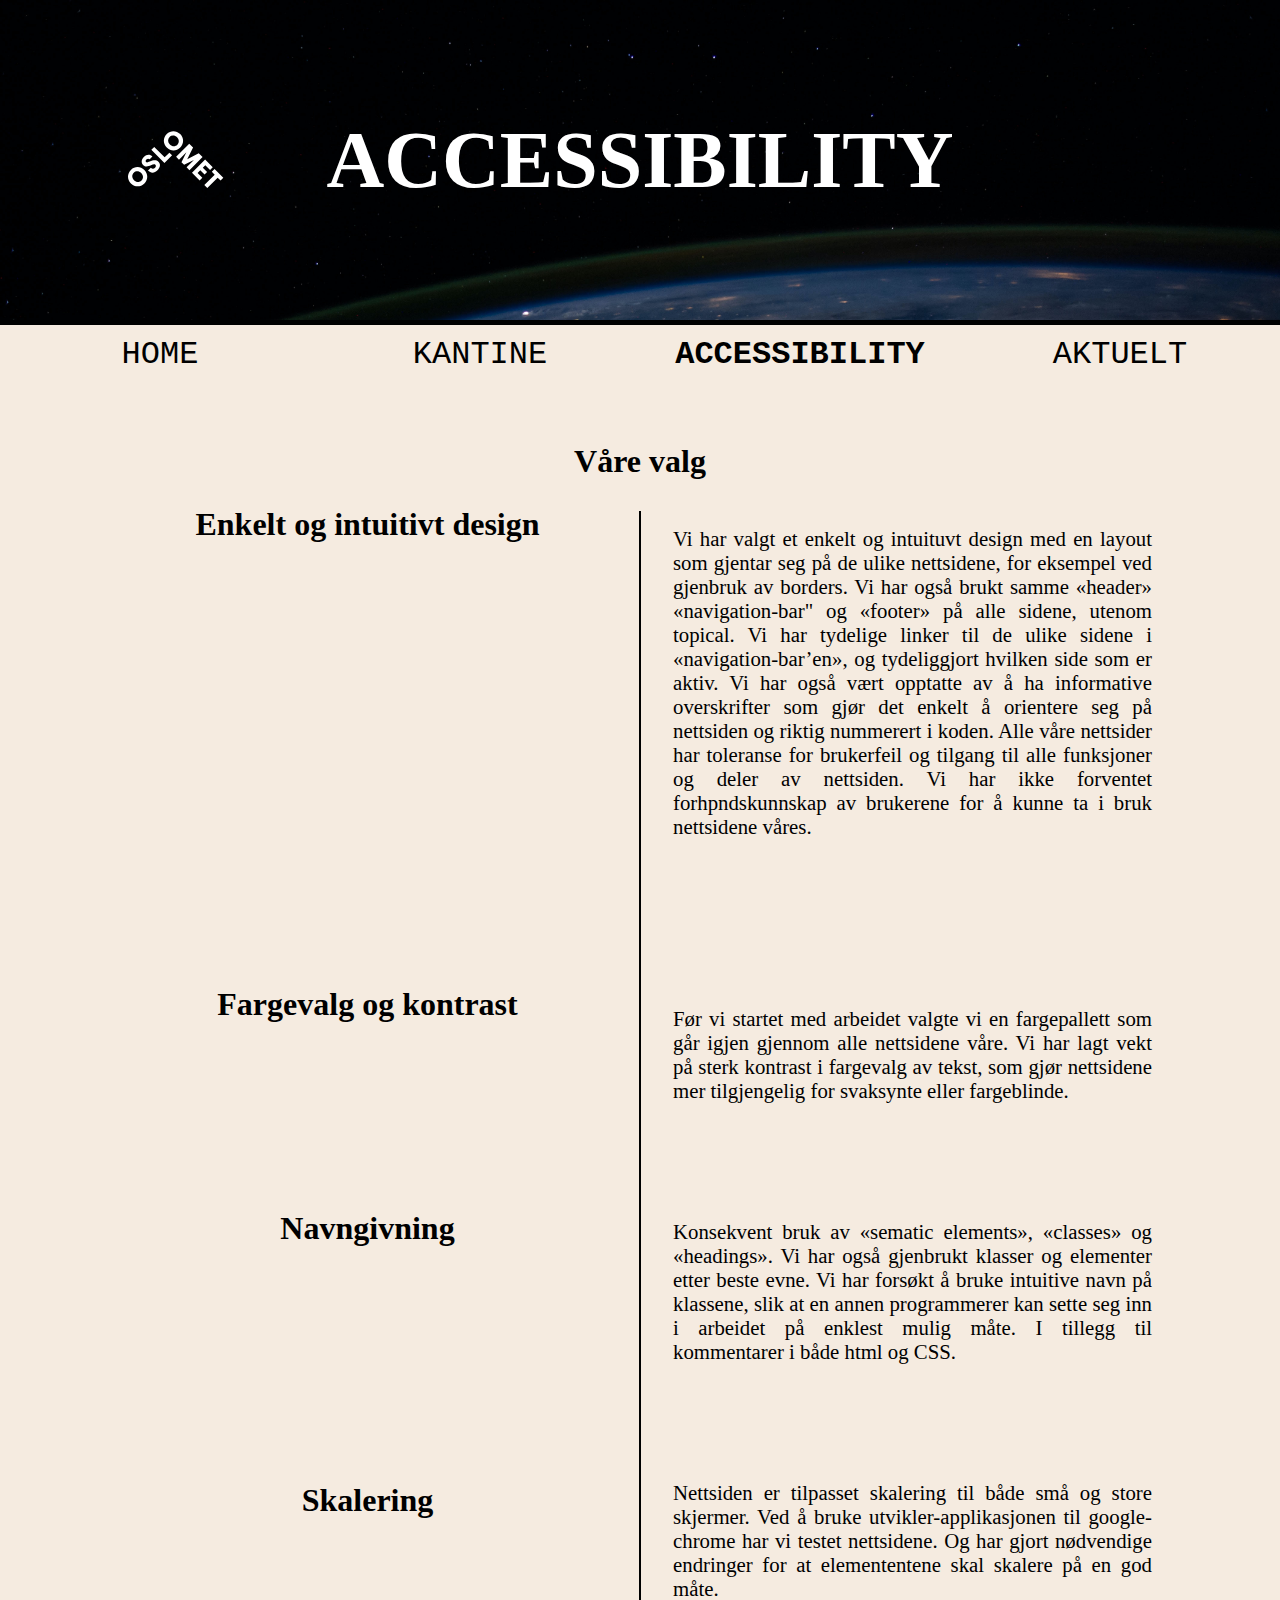
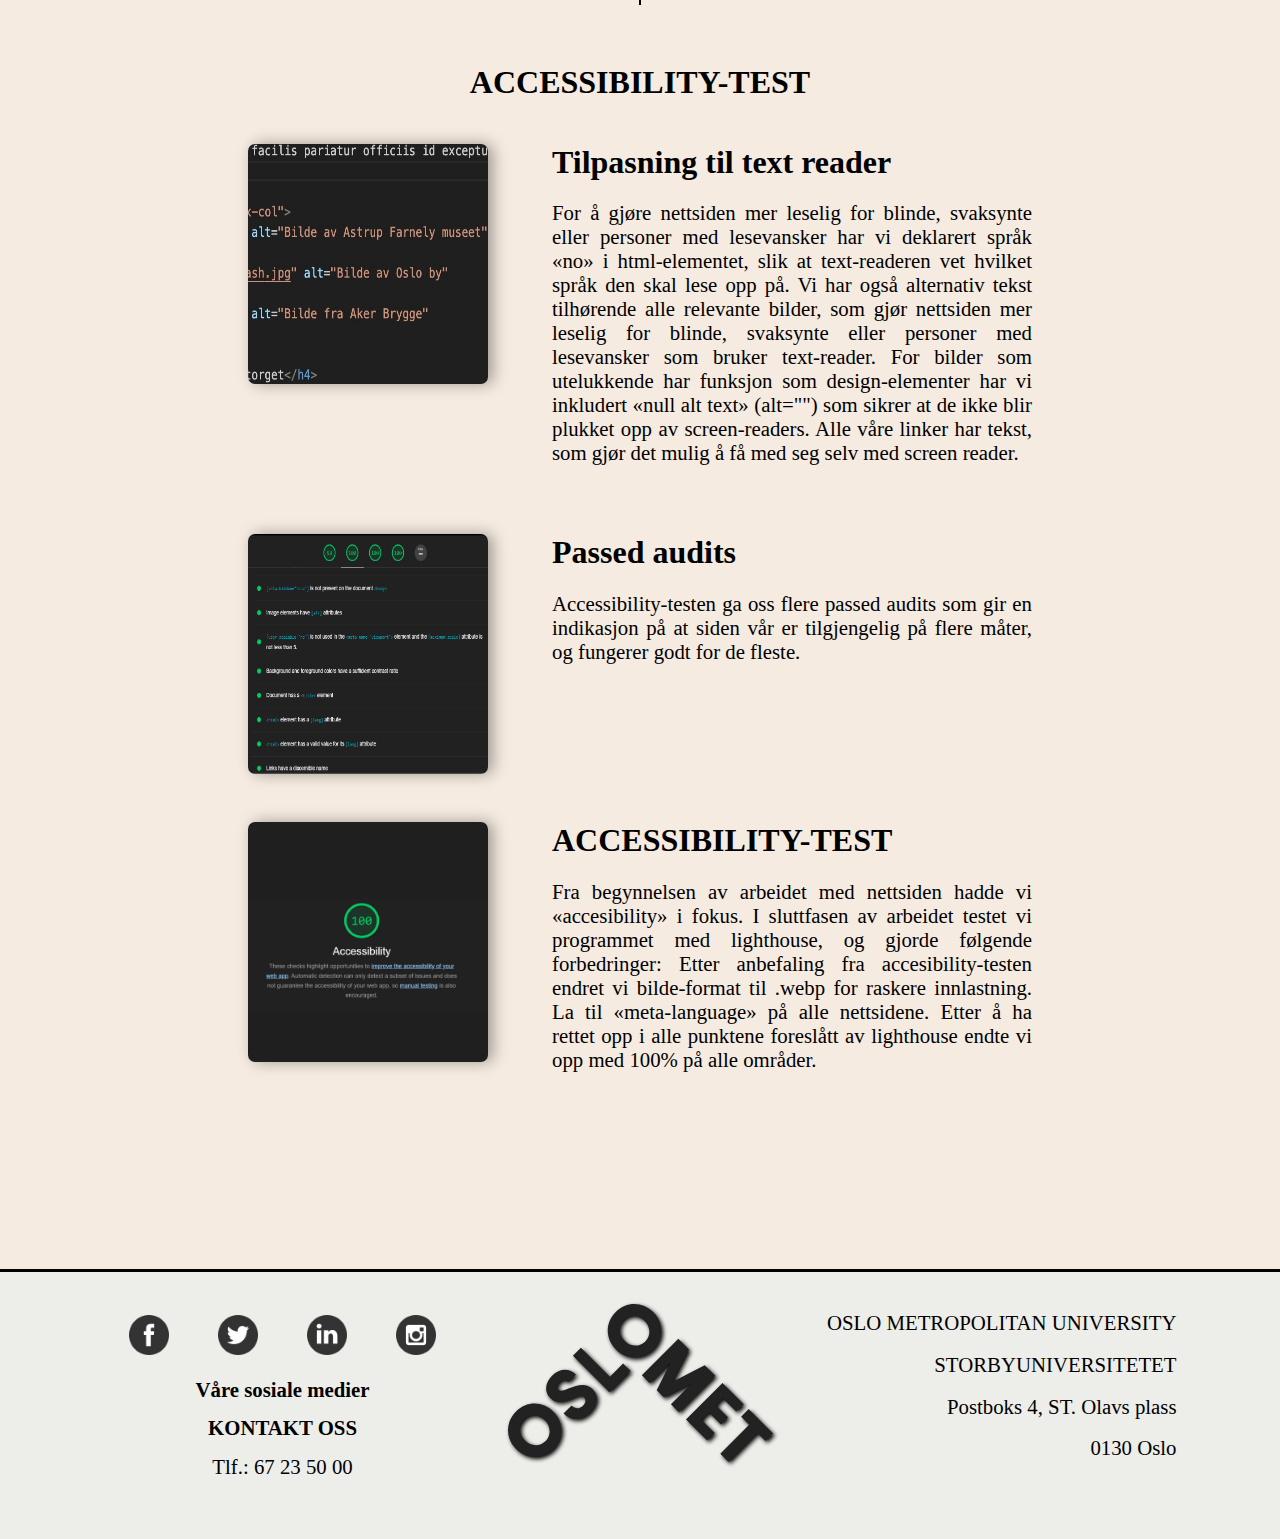
<file: accessibility.html>
<!DOCTYPE html>
<html lang="no">

<head>
    <meta charset="UTF-8">
    <meta name="description" content="tilgjenelighet-beskrivelse for kantine siden.">
    <meta name="viewport" content="width=device-width, initial-scale=1.0">
    <link rel="stylesheet" href="css/main.css">
    <title>Accessibility</title>
    <link rel="icon" href="img/icons/favico.ico">
</head>

<!-- Body Start -->
<body>
    <!-- Header Start -->
    <header>
        <section class="access-header-background flex center-flex">
            <img src="img/header-footer/oslomet-logo-white.svg" alt="oslomet-logo" class="access-logo">
            <h1 class="center-text access-header">accessibility</h1>
            <!-- Første overskrift -->
        </section>
        <nav>
            <!-- input til dropdown meny -->
            <input id="drp-menu-toggle" type="checkbox">
            <label class="drp-menu-toggle-container" for="drp-menu-toggle">
                <div class="menu-icon"></div>
            </label>
            <!-- Navbar -->
            <div class="menu flex center-flex">
                <a class="border-radius" href="index.html">home</a>
                <a class="border-radius" href="canteen.html">kantine</a>
                <a class="border-radius active" href="#">accessibility</a>
                <a class="border-radius" href="topical.html">aktuelt</a>
                <!-- Lenker til de andre sidene -->
            </div>
        </nav>
    </header>
    <!-- Header Slutt -->
    <!-- Main start -->
    <main class="index-main">
        <!-- Shorthand property som setter verdi for tykkelsen av margin-område -->
        <h2 class="center-text subheader">Våre valg</h2>
        <aside>
            <article class="center-flex access-big-box">
                <!-- Article start for våre valg -->
                <div class="access-box center-text">
                    <h3 class="subheader access-info1 access-subheader">Enkelt og intuitivt design</h3>
                    <h3 class="subheader access-info2 access-subheader">Fargevalg og kontrast</h3>
                    <h3 class="subheader access-info3 access-subheader">Navngivning</h3>
                    <h3 class="subheader access-subheader">Skalering</h3>
                </div>
                <div class="access-border"></div>
                <div class="access-box">
                    <p class="access-text text-justify access-info1">Vi har valgt et enkelt og intuituvt design med en
                        layout som
                        gjentar
                        seg på de ulike nettsidene, for eksempel ved gjenbruk av borders. Vi har også brukt samme
                        «header»
                        «navigation-bar" og «footer» på alle sidene, utenom topical. Vi har tydelige linker til de ulike
                        sidene i «navigation-bar’en», og tydeliggjort hvilken side som er aktiv. Vi har også vært
                        opptatte
                        av å ha informative overskrifter som gjør det enkelt å orientere seg på nettsiden og riktig
                        nummerert i koden. Alle våre nettsider har toleranse for brukerfeil og tilgang til alle
                        funksjoner
                        og deler av nettsiden. Vi har ikke forventet forhpndskunnskap av brukerene for å kunne ta i bruk
                        nettsidene våres.</p>
                    <p class="text-justify access-info2">Før vi startet med arbeidet valgte vi en fargepallett som går
                        igjen gjennom
                        alle
                        nettsidene våre. Vi har lagt vekt på sterk kontrast i fargevalg av tekst, som gjør nettsidene
                        mer
                        tilgjengelig for svaksynte eller fargeblinde. </p>
                    <p class="text-justify access-info3">Konsekvent bruk av «sematic elements», «classes» og «headings».
                        Vi har også
                        gjenbrukt klasser og elementer etter beste evne. Vi har forsøkt å bruke intuitive navn på
                        klassene,
                        slik at en annen programmerer kan sette seg inn i arbeidet på enklest mulig måte. I tillegg til
                        kommentarer i både html og CSS. </p>
                    <p class="text-justify">Nettsiden er tilpasset skalering til både små og store skjermer. Ved å bruke
                        utvikler-applikasjonen til google-chrome har vi testet nettsidene. Og har gjort nødvendige
                        endringer
                        for at elemententene skal skalere på en god måte. </p>
                </div>
            </article>
            <!-- Article slutt for våre valg -->
        </aside>

        <article class="access-mobile-box">
            <!-- Article start for våre valg -->
            <h3 class="subheader">Enkelt og intuitivt design</h3>
            <p class="access-text text-justify">Vi har valgt et enkelt og intuituvt design med en layout som gjentar
                seg på de ulike nettsidene, for eksempel ved gjenbruk av borders. Vi har også brukt samme «header»
                «navigation-bar" og «footer» på alle sidene, utenom topical. Vi har tydelige linker til de ulike
                sidene i «navigation-bar’en», og tydeliggjort hvilken side som er aktiv. Vi har også vært opptatte
                av å ha informative overskrifter som gjør det enkelt å orientere seg på nettsiden og riktig
                nummerert i koden. Alle våre nettsider har toleranse for brukerfeil og tilgang til alle funksjoner
                og deler av nettsiden. Vi har ikke forventet forhpndskunnskap av brukerene for å kunne ta i bruk
                nettsidene våres.</p>
            <h3 class="subheader">Fargevalg og kontrast</h3>
            <p class="access-text text-justify">Før vi startet med arbeidet valgte vi en fargepallett som går igjen
                gjennom alle
                nettsidene våre. Vi har lagt vekt på sterk kontrast i fargevalg av tekst, som gjør nettsidene mer
                tilgjengelig for svaksynte eller fargeblinde.</p>
            <h3 class="subheader">Navngivning</h3>
            <p class="access-text text-justify">Konsekvent bruk av «sematic elements», «classes» og «headings». Vi har
                også
                gjenbrukt klasser og elementer etter beste evne. Vi har forsøkt å bruke intuitive navn på klassene,
                slik at en annen programmerer kan sette seg inn i arbeidet på enklest mulig måte. I tillegg til
                kommentarer i både html og CSS.</p>
            <h3 class="subheader">Skalering</h3>
            <p class="access-text text-justify">Nettsiden er tilpasset skalering til både små og store skjermer. Ved å
                bruke
                utvikler-applikasjonen til google-chrome har vi testet nettsidene. Og har gjort nødvendige endringer
                for at elemententene skal skalere på en god måte. </p>
        </article>
        <!-- Article slutt for våre valg -->

        <h4 class="center-text subheader">ACCESSIBILITY-TEST</h4>
        <article class="center-flex access-container">
            <!-- Article slutt for våre valg -->
            <img class="access-img access-box border-radius box-shadow" src="img/accessibility/Bilde.jpeg"
                alt="alt tekst på bilde-tagger">
            <div class="access-box">
                <h5 class="subheader">Tilpasning til text reader
                </h5>
                <p class="text-justify">For å gjøre nettsiden mer leselig for blinde, svaksynte eller personer med
                    lesevansker har vi deklarert språk «no» i html-elementet, slik at text-readeren vet hvilket språk
                    den skal lese opp på. Vi har også alternativ tekst tilhørende alle relevante bilder, som gjør
                    nettsiden mer leselig for blinde, svaksynte eller personer med lesevansker som bruker text-reader.
                    For bilder som utelukkende har funksjon som design-elementer har vi inkludert «null alt text»
                    (alt="") som sikrer at de ikke blir plukket opp av screen-readers. Alle våre linker har tekst, som
                    gjør det mulig å få med seg selv med screen reader. </p>
            </div>
        </article>
        <!-- Article slutt for våre valg -->
        <article class="center-flex access-container">
            <!-- Article start for våre valg -->
            <img class="access-img border-radius box-shadow" src="img/accessibility/passed-audits.png"
                alt="passed-audits">
            <div class="access-box">
                <h5 class="subheader">Passed audits
                </h5>
                <p class="text-justify">Accessibility-testen ga oss flere passed audits som gir en indikasjon på at
                    siden vår er tilgjengelig på flere måter, og fungerer godt for de fleste. </p>
            </div>
        </article>
        <!-- Article slutt for våre valg -->
        <article class="center-flex access-container">
            <!-- Article start for våre valg -->
            <img class="access-img access-box border-radius box-shadow"
                src="img/accessibility/Skjermbilde 2023-11-17 kl. 18.53.02.jpeg" alt="accesibility score">
            <div class="access-box">
                <h5 class="subheader">ACCESSIBILITY-TEST
                </h5>
                <p class="text-justify">Fra begynnelsen av arbeidet med nettsiden hadde vi «accesibility» i fokus. I
                    sluttfasen av arbeidet testet vi programmet med lighthouse, og gjorde følgende forbedringer:
                    Etter anbefaling fra accesibility-testen endret vi bilde-format til .webp for raskere innlastning.
                    La til «meta-language» på alle nettsidene.

                    Etter å ha rettet opp i alle punktene foreslått av lighthouse endte vi opp med 100% på alle områder.
                </p>
            </div>
        </article>
        <!-- Article slutt for våre valg -->
    </main>
    <!-- Footer start -->
    <footer>
        <section class="flex center-flex">
            <div class="footer-container">
                <nav class="flex center-flex">
                    <!-- Navbar til sosiale medie lenker -->
                    <a href="https://www.facebook.com/oslomet/"><img
                            src="img/header-footer/734386_facebook_media_online_social_icon.png" alt="Facebook-logo"
                            class="footer-social-logo"></a>
                    <a href="https://twitter.com/oslomet"><img
                            src="img/header-footer/734367_media_online_social_twitter_icon.png" alt="twitter-logo"
                            class="footer-social-logo"></a>
                    <a href="https://no.linkedin.com/school/oslomet/"><img
                            src="img/header-footer/734393_in_linked_media_online_social_icon.png" alt="linkedin-logo"
                            class="footer-social-logo"></a>
                    <a href="https://www.instagram.com/oslomet/?hl=nb"><img
                            src="img/header-footer/734395_instagram_media_online_photo_social_icon.png"
                            alt="instagram-logo" class="footer-social-logo"></a>
                </nav>
                <!-- Kontakt oss + telefonnummer -->
                <p class="center-text footer-contact"><strong>Våre sosiale medier<br>KONTAKT OSS</strong><br><a
                        href="tel: +4767235000">Tlf.: 67 23
                        50 00</a></p>
            </div>
            <img src="img/header-footer/oslomet-logo-black.svg" alt="Oslo-met-logo" class="footer-logo">
            <!-- OsloMet Adresse -->
            <p class="end-text footer-adress footer-container">OSLO METROPOLITAN
                UNIVERSITY<br>STORBYUNIVERSITETET<br>Postboks 4, ST.
                Olavs
                plass<br>0130 Oslo
            </p>
        </section>
    </footer>
    <!-- Footer slutt -->
</body>
<!-- Body slutt -->
</html>
</file>
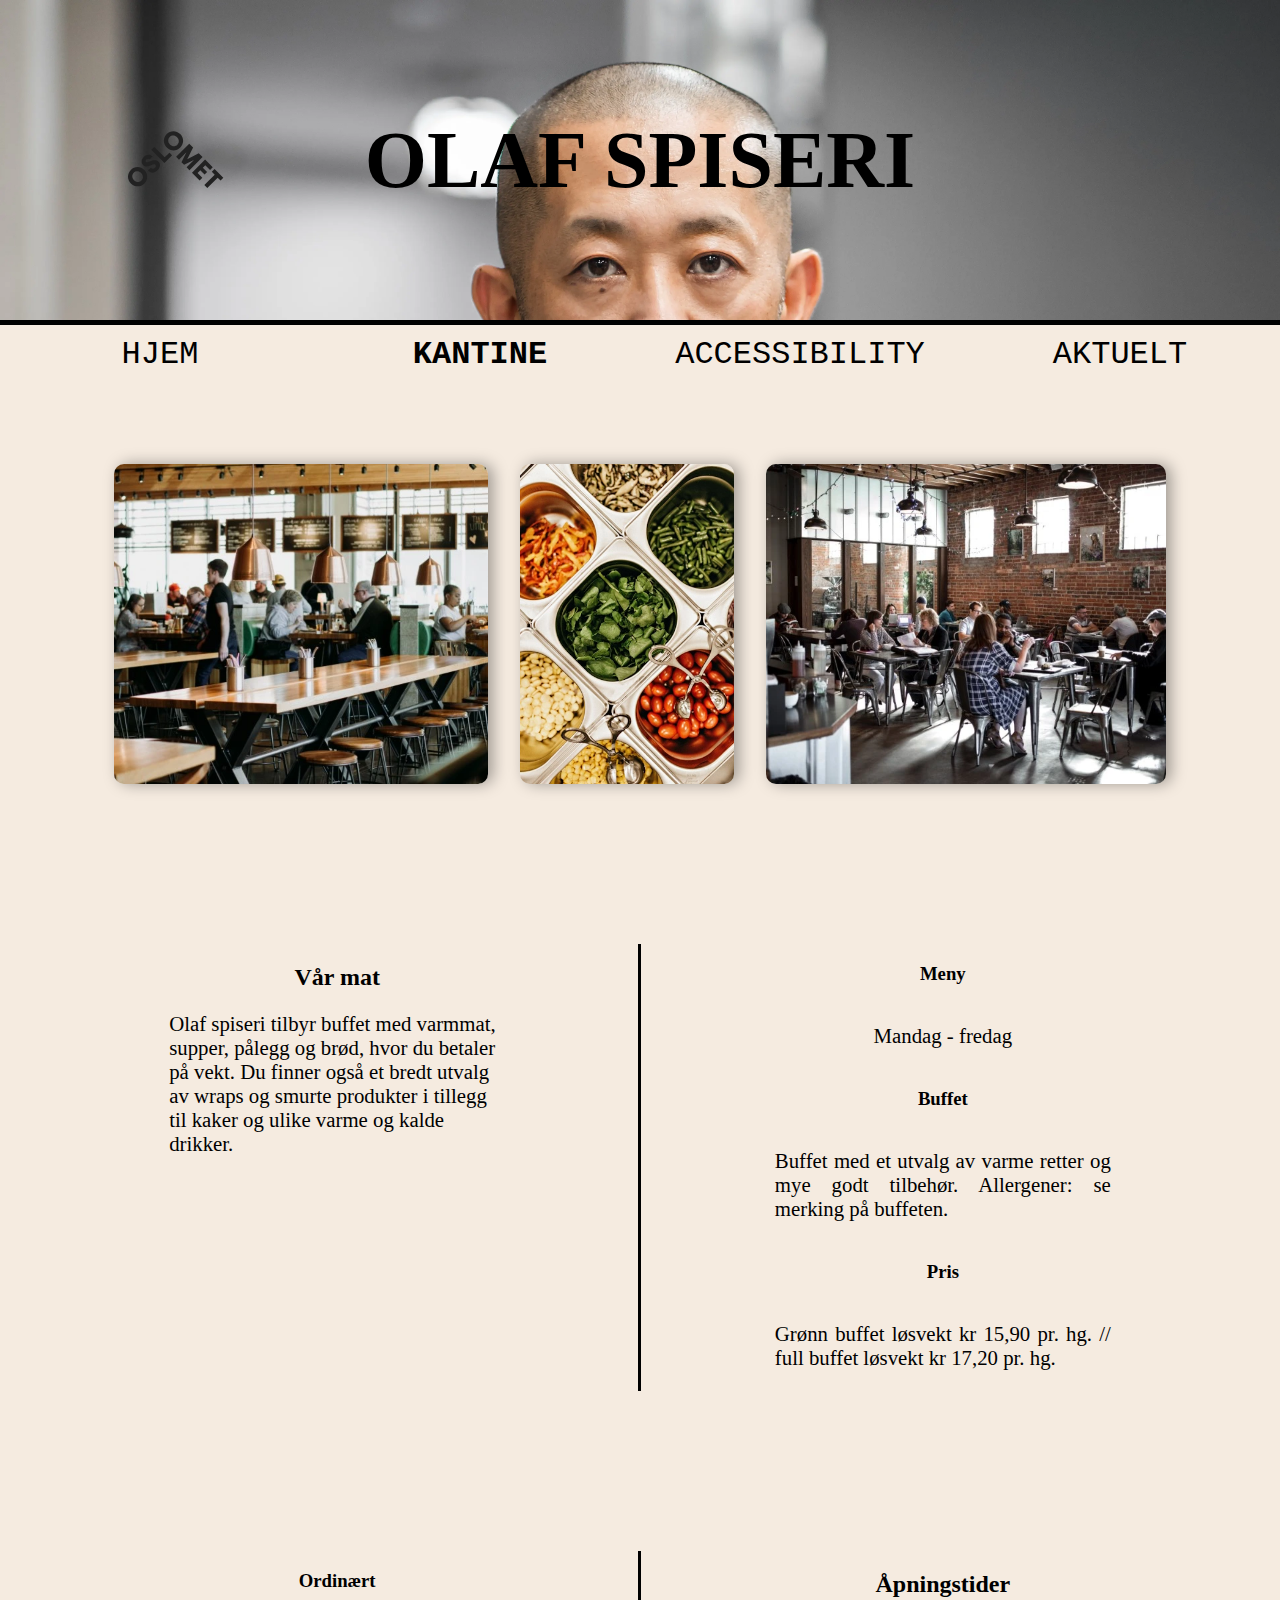
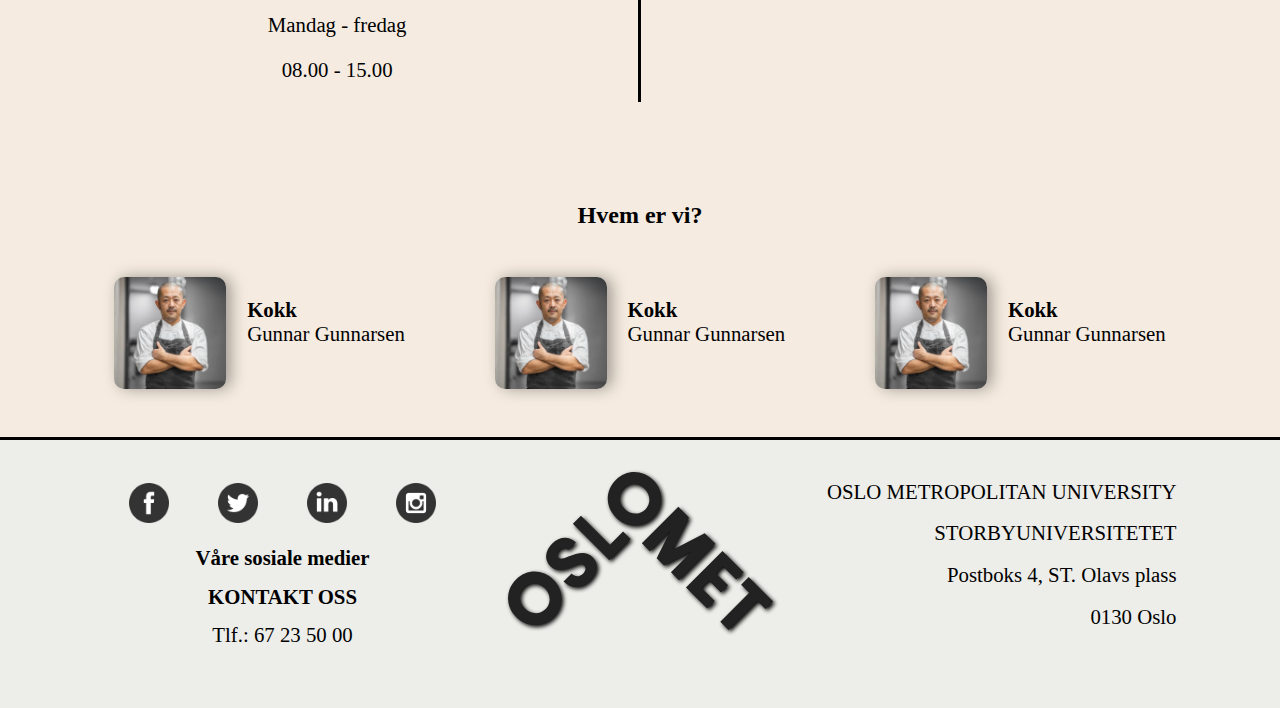
<file: canteen.html>
<!DOCTYPE html>
<html lang="no">

<head>
    <meta charset="UTF-8">
    <meta name="description" content="Oslomet p32 kantine, olaf spiseri">
    <meta name="viewport" content="width=device-width, initial-scale=1.0">
    <link rel="stylesheet" href="css/main.css" />
    <title>Kantine</title>
    <link rel="icon" href="img/favico.ico">
</head>

<!-- Body Start -->
<body>
    <!-- Header Start -->
    <header>
        <section class="opening flex">
            <img src="img/header-footer/oslomet-logo-black.svg" alt="oslomet-logo">
            <!-- Første overskrift -->
            <h1>Olaf spiseri</h1>
        </section>
        <nav>
            <!-- Input til dropdown-meny -->
            <input id="drp-menu-toggle" type="checkbox">
            <label class="drp-menu-toggle-container" for="drp-menu-toggle">
                <div class="menu-icon"></div>
            </label>
            <!-- Navbar -->
            <div class="menu flex center-flex">
                <a class="border-radius" href="index.html">hjem</a>
                <a class="border-radius active" href="#">kantine</a>
                <a class="border-radius" href="accessibility.html">accessibility</a>
                <a class="border-radius" href="topical.html">aktuelt</a>
                <!-- Lenker til de andre sidene -->
            </div>
        </nav>
    </header>
    <!-- Header Slutt -->
    <!-- Main start -->
    <main class="main-container">
        <!-- Container for alt content -->
        <aside class="toppics center-flex">
            <!-- Bildene blir borte i read-mode pga aside tag -->
            <img class="box-shadow" src="img/canteen/kantinelangbor.webp" alt="Langbor i kantineområde">
            <!-- Av Lexie Barnhorn https://unsplash.com/photos/group-of-people-eating-inside-cafeteria-rWjd8kNuT7Q -->
            <img class="middle-img box-shadow" src="img/canteen/salatbar.webp" alt="salatbar">
            <!-- Av Jonathan Borba fra https://unsplash.com/photos/stainless-steel-bowls-5E0d3lfoC1w -->
            <img class="box-shadow" src="img/canteen/rundbord.webp" alt="rundbord i kantineområde">
            <!-- Av Wade Austin Ellis fra https://unsplash.com/photos/people-sitting-on-restaurant-chairs-4YApsoSaNKA -->
        </aside>
        <!-- Article med viktigste info start -->
        <article>
            <section class="article-container">
                <!-- Section med ny grid-container -->
                <div class="box1">
                    <!-- Bokser med innhold -->
                    <h2 class="center-text">Vår mat</h2>
                    <p>Olaf spiseri tilbyr buffet med varmmat, supper, pålegg og brød, hvor du betaler på vekt. Du
                        finner også et bredt utvalg
                        av wraps og smurte produkter i tillegg til kaker og ulike varme og kalde drikker.</p>
                </div>
                <div class="line"></div>
                <div class="box2 flex">
                    <h3>Meny</h3>
                    <p>Mandag - fredag</p>
                    <h3>Buffet</h3>
                    <p>Buffet med et utvalg av varme retter og mye godt tilbehør. Allergener: se merking på buffeten.
                    </p>
                    <h3>Pris</h3>
                    <p>
                        Grønn buffet løsvekt kr 15,90 pr. hg. // full buffet løsvekt kr 17,20 pr. hg.
                    </p>

                </div>
                <div class="box4">
                    <h2 class="center-text">Åpningstider</h2>
                </div>
                <div class="box3 text-justify">
                    <h3>Ordinært</h3>
                    <p>Mandag - fredag</p>
                    <p> 08.00 - 15.00</p>
                </div>
                <div class="line"></div>
            </section>
        </article>
        <!-- article slutt -->
        <aside class="crew">
            <!-- Ny aside som blir borte i read-mode -->
            <h2 class="center-text">Hvem er vi?</h2>
            <picture class="bottompics flex flex-space-between">
                <!-- Container til bilder av kokke-teamet -->
                <div class="flex">
                    <img src="img/canteen/kokk.webp" alt="Kokk">
                    <!-- Alt text kun på første blidet siden bildene er like -->
                    <p><strong>Kokk</strong><br> Gunnar Gunnarsen</p>
                    <!-- Photo by Rc Cf on "https://unsplash.com/photos/man-in-white-button-up-shirt-and-black-vest-FMh5o5m5N9E?utm_content=creditCopyText&utm_medium=referral&utm_source=unsplash" Unsplash -->
                </div>
                <div class="flex">
                    <img src="img/canteen/kokk.webp" alt="">
                    <p><strong>Kokk</strong><br> Gunnar Gunnarsen</p>
                    <!-- Photo by Rc Cf on "https://unsplash.com/photos/man-in-white-button-up-shirt-and-black-vest-FMh5o5m5N9E?utm_content=creditCopyText&utm_medium=referral&utm_source=unsplash" Unsplash -->
                </div>
                <div class="flex">
                    <img src="img/canteen/kokk.webp" alt="">
                    <p><strong>Kokk</strong><br> Gunnar Gunnarsen</p>
                    <!-- Photo by Rc Cf on "https://unsplash.com/photos/man-in-white-button-up-shirt-and-black-vest-FMh5o5m5N9E?utm_content=creditCopyText&utm_medium=referral&utm_source=unsplash" Unsplash -->
                </div>
            </picture>
        </aside>
    </main>
    <!-- Main slutt -->
    <!-- Footer start -->
    <footer>
        <section class="flex center-flex">
            <div class="footer-container">
                <nav class="flex center-flex">
                    <!-- Navbar til sosiale medie lenker -->
                    <a href="https://www.facebook.com/oslomet/"><img
                            src="img/header-footer/734386_facebook_media_online_social_icon.png" alt="Facebook-logo"
                            class="footer-social-logo"></a>
                    <a href="https://twitter.com/oslomet"><img
                            src="img/header-footer/734367_media_online_social_twitter_icon.png" alt="twitter-logo"
                            class="footer-social-logo"></a>
                    <a href="https://no.linkedin.com/school/oslomet/"><img
                            src="img/header-footer/734393_in_linked_media_online_social_icon.png" alt="linkedin-logo"
                            class="footer-social-logo"></a>
                    <a href="https://www.instagram.com/oslomet/?hl=nb"><img
                            src="img/header-footer/734395_instagram_media_online_photo_social_icon.png"
                            alt="instagram-logo" class="footer-social-logo"></a>
                </nav>
                <!-- Kontakt oss + telefonnummer -->
                <p class="center-text footer-contact"><strong>Våre sosiale medier<br>KONTAKT OSS</strong><br><a
                        href="tel: +4767235000">Tlf.: 67 23
                        50 00</a></p>
            </div>
            <img src="img/header-footer/oslomet-logo-black.svg" alt="Oslo-met-logo" class="footer-logo">
            <!-- OsloMet Adresse -->
            <p class="end-text footer-adress footer-container">OSLO METROPOLITAN
                UNIVERSITY<br>STORBYUNIVERSITETET<br>Postboks 4, ST.
                Olavs
                plass<br>0130 Oslo
            </p>
        </section>
    </footer>
    <!-- Footer slutt -->
</body>
<!-- Body slutt -->
</html>
</file>
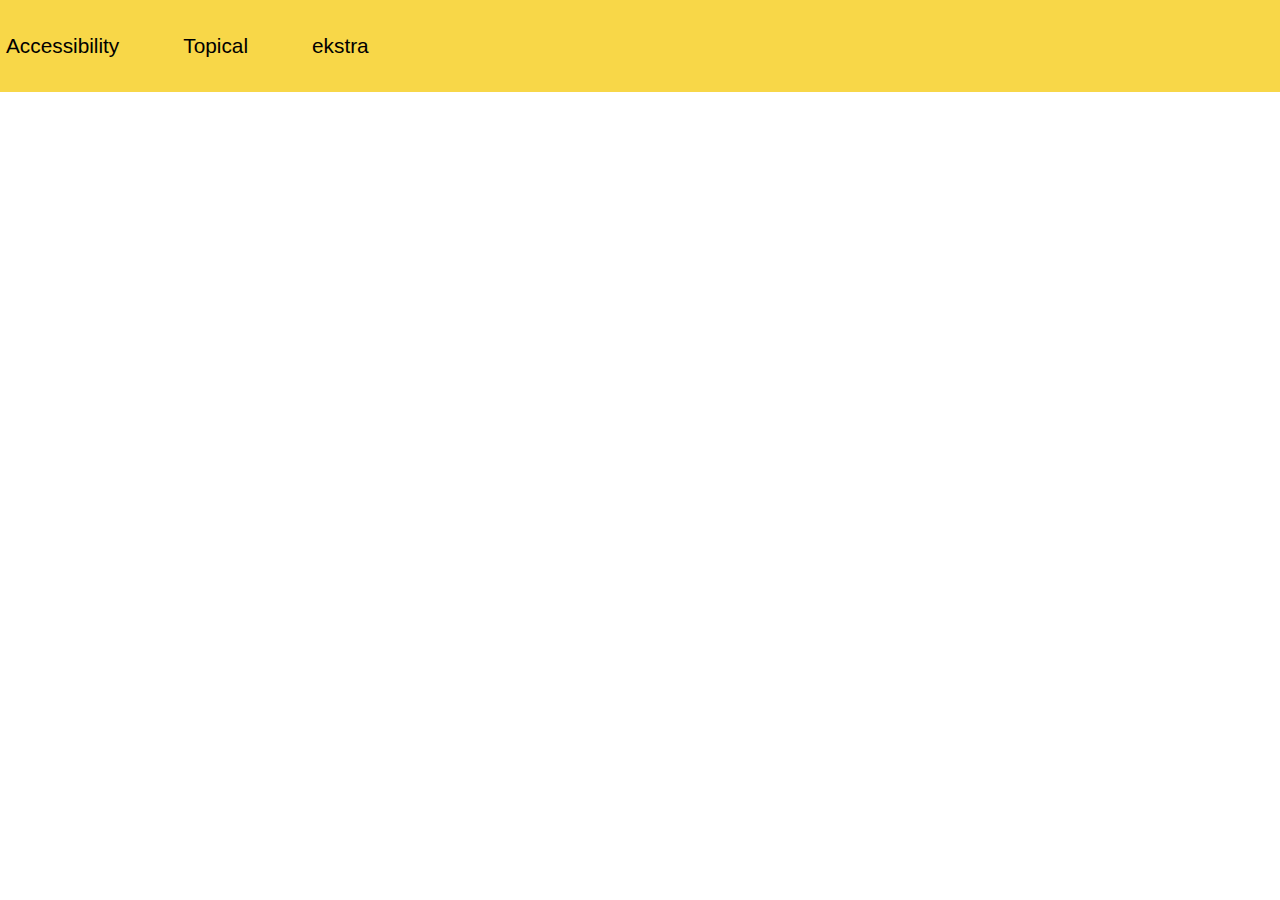
<file: home.html>
<!DOCTYPE html>
<html lang="en">

<head>
    <meta charset="UTF-8">
    <meta name="viewport" content="width=device-width, initial-scale=1.0">
    <link rel="stylesheet" href="main.css" />
    <title>Home page</title>
</head>


<body>
    <header class="flex">
        <div class=" header-btns">
            <button class="header-btn">Accessibility</button>
            <button class="header-btn">Topical</button>
            <button class="header-btn">ekstra</button>
        </div>
    </header>
</body>

</html>
</file>
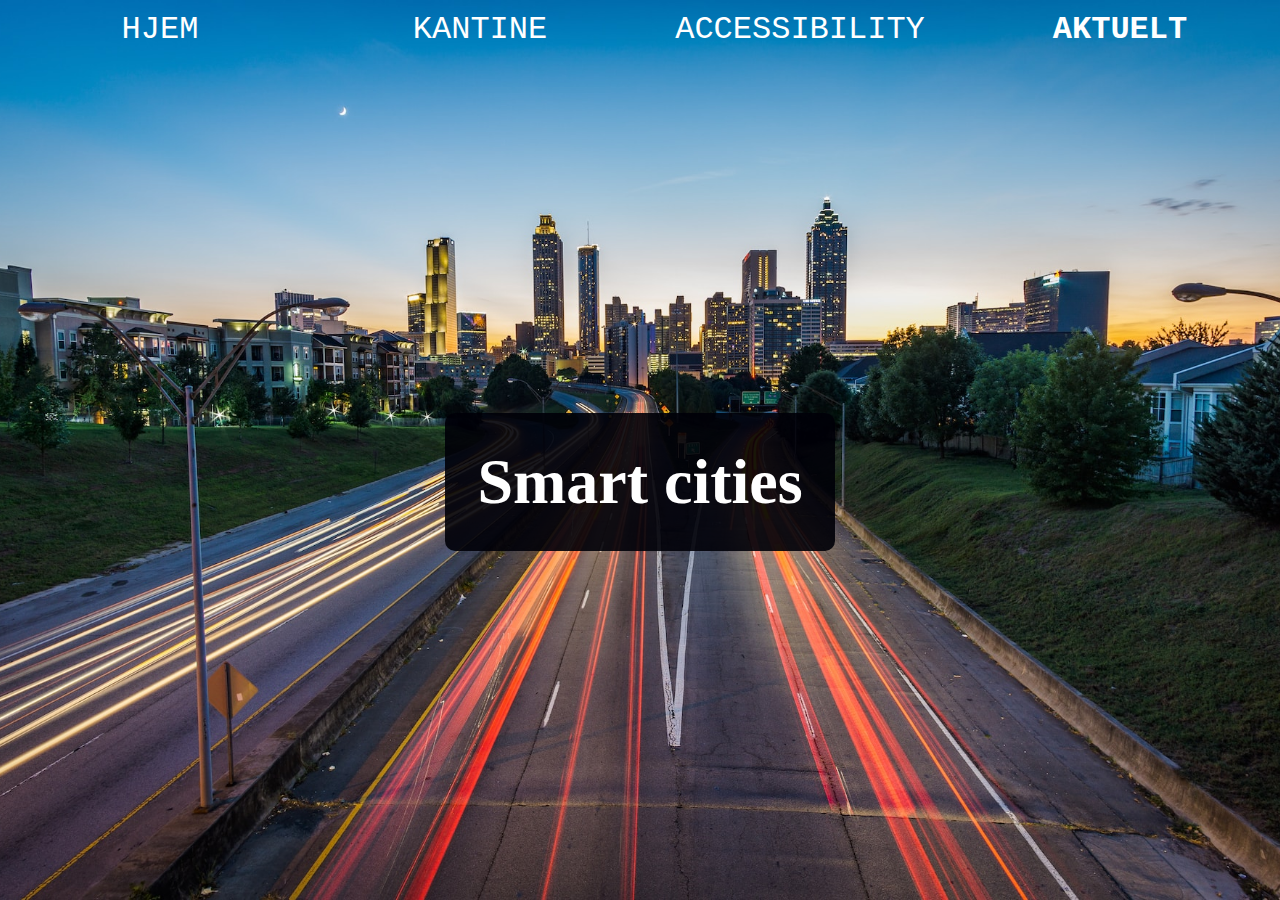
<file: topical.html>
<!DOCTYPE html>
<html lang="no">

<head>
    <meta charset="UTF-8">
    <meta name="description" content="Side i annen stil enn resten av nettsiden, handler om smart cities">
    <meta name="viewport" content="width=device-width, initial-scale=1.0">
    <link rel="stylesheet" href="css/main.css" />
    <title>Topical</title>
    <link rel="icon" href="img/favico.ico">
</head>

<!-- Body Start -->
<body class="topical-body">
    <!-- Header Start -->
    <header class="header-topical">
        <nav>
            <!-- Input til dropdown-meny -->
            <input id="drp-menu-toggle" type="checkbox">
            <label class="drp-menu-toggle-container" for="drp-menu-toggle">
                <div class="menu-icon-white"></div>
            </label>
            <!-- Navbar -->
            <div class="menu flex center-text">
                <a class="border-radius" href="index.html">hjem</a>
                <a class="border-radius" href="canteen.html">kantine</a>
                <a class="border-radius" href="accessibility.html">accessibility</a>
                <a class="border-radius active" href="#">aktuelt</a>
                <!-- Lenker til de andre sidene -->
            </div>
        </nav>
    </header>
    <!-- Header Slutt -->
    <!-- Main start -->
    <main>
        <article class="topical-article">
            <!-- Felles container til hver section av artikkelen -->
            <section>
                <!-- En designert section til hver tekstboks -->
                <h1>Smart cities</h1>
                <!-- Første overskrift -->
            </section>

            <section>
                <p>
                    Smart cities: handler om innføringen av teknologi for å samle data og effektivisere tjenester i
                    byen.
                    Data er innsamling av folkene som bor der, som f.eks. personlig informasjon.
                    Digitalisering handler om å innføre flere teknologiske løsninger I dagliglivet som samler inn og
                    utnytter informasjon.

                    Innovasjon implementerer nye brukbare produkter i samfunnet.

                    <a href="#referanser">[1]</a>
                    <!-- Bookmark i hvert avsnitt for å komme raskt til referansene -->
                </p>
            </section>

            <section>
                <p>
                    Innsamling av data vil forbedre livet til innbyggerne. For eksempel gjør dette det lettere å
                    tilpasse tjenestetilbud,
                    som å sette opp offentlig transport etter behov og etterspørsel. - Økt sikkerhet til innbyggerne og
                    potensielt senket kriminalitetsrater. For eksempel, det å sette opp kameraer og
                    effektiv innsamling av informasjon fra opptakene for å oppdage kriminalitet.

                    <a href="#referanser">[2]</a>
                </p>
            </section>

            <section>
                <p>
                    Som at
                    overvåkningskameraer på steder hvor
                    gjengkriminalitet ofte utspilles, kan hjelpe til med å redusere forekomsten av det.
                    Uintenderte konsekvenser av innføringen av smartbyer kan være at visse samfunnsgrupper faller
                    utenfor. En annen konsekvens er at innbyggerne blir altfor avhengig av teknologi til å gjennomføre
                    grunnleggende oppgaver og
                    gjøremål.
                    <a href="#referanser">[3]</a>
                </p>
            </section>

            <section>
                <p>
                    De som taper på denne teknologien, kan være lavt utdannede innbyggere som ikke henger med
                    på utviklingen og
                    kompetansehevingen av arbeidsmarkedet. Fordi den kontinuerlige automatiseringen og digitaliseringen
                    av samfunnet vil
                    medføre at mange lavt-utdannede yrkesgrupper erstattes av teknologiske løsninger. Som ubetjente
                    butikker. Og at kravene
                    for stillinger samtidig blir høyere.
                    <a href="#referanser">[3]</a>
                </p>
            </section>

            <section class="flex">
                <div id="referanser">
                    <!-- Egen id til referansene for å kunne style denne individuelt -->
                    <ol>
                        <!-- Liste med referanser -->
                        <h2>Referanser</h2>
                        <li>
                            <p>
                                European Comission (2023) “Smart cities”:
                                <a
                                    href="European Comission (2023) “Smart cities”. https://commission.europa.eu/eu-regional-and-urban-development/topics/cities-and-urban-development/city-initiatives/smart-cities_en ">
                                    https://commission.europa.eu/eu-regional-and-urban-development/topics/cities-and-urban-development/city-initiatives/smart-cities_en
                                </a>
                            </p>
                        </li>
                        <li>
                            <p>
                                Wathne, M. W. (2018). Digitization of urban governance. Hentet fra Oslomet:
                                <a
                                    href="https://oslomet.instructure.com/courses/26762/pages/2-dot-2-digitization-of-urban-governance?module_item_id=550980">
                                    https://oslomet.instructure.com/courses/26762/pages/2-dot-2-digitization-of-urban-governance?module_item_id=550980

                                </a>
                            </p>
                        </li>
                        <li>
                            <p>
                                Future, C. E. (u.d.). 15+ Major Global Urbanization Problems Having Devastating Effect
                                on
                                Our Planet. Hentet fra
                                conserve-energy-future:
                                <a href="https://www.conserve-energy-future.com/urbanization-problems.php">
                                    https://www.conserve-energy-future.com/urbanization-problems.php
                                </a>
                            </p>
                        </li>
                    </ol>
                </div>
            </section>
        </article>
        <!-- Article slutt -->
    </main>
    <!-- Main slutt -->
</body>
<!-- Body slutt -->
</html>
</file>
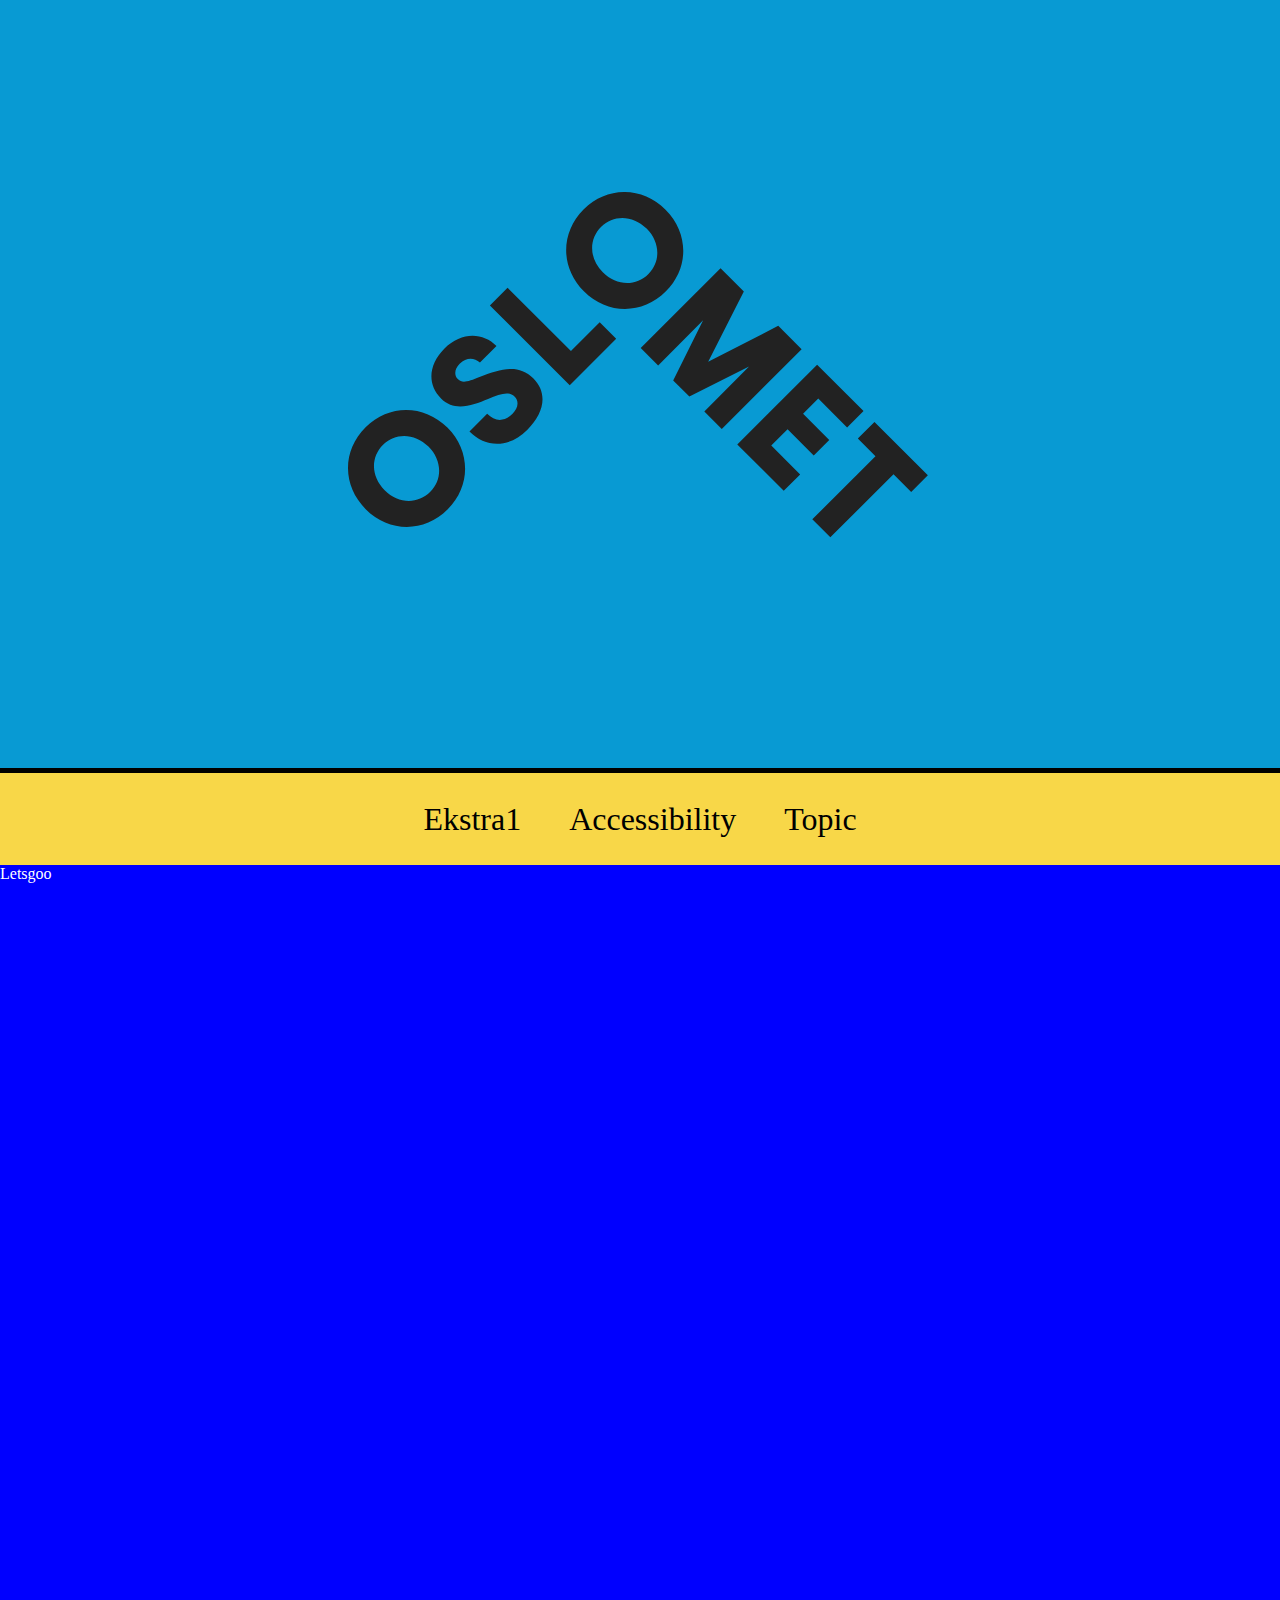
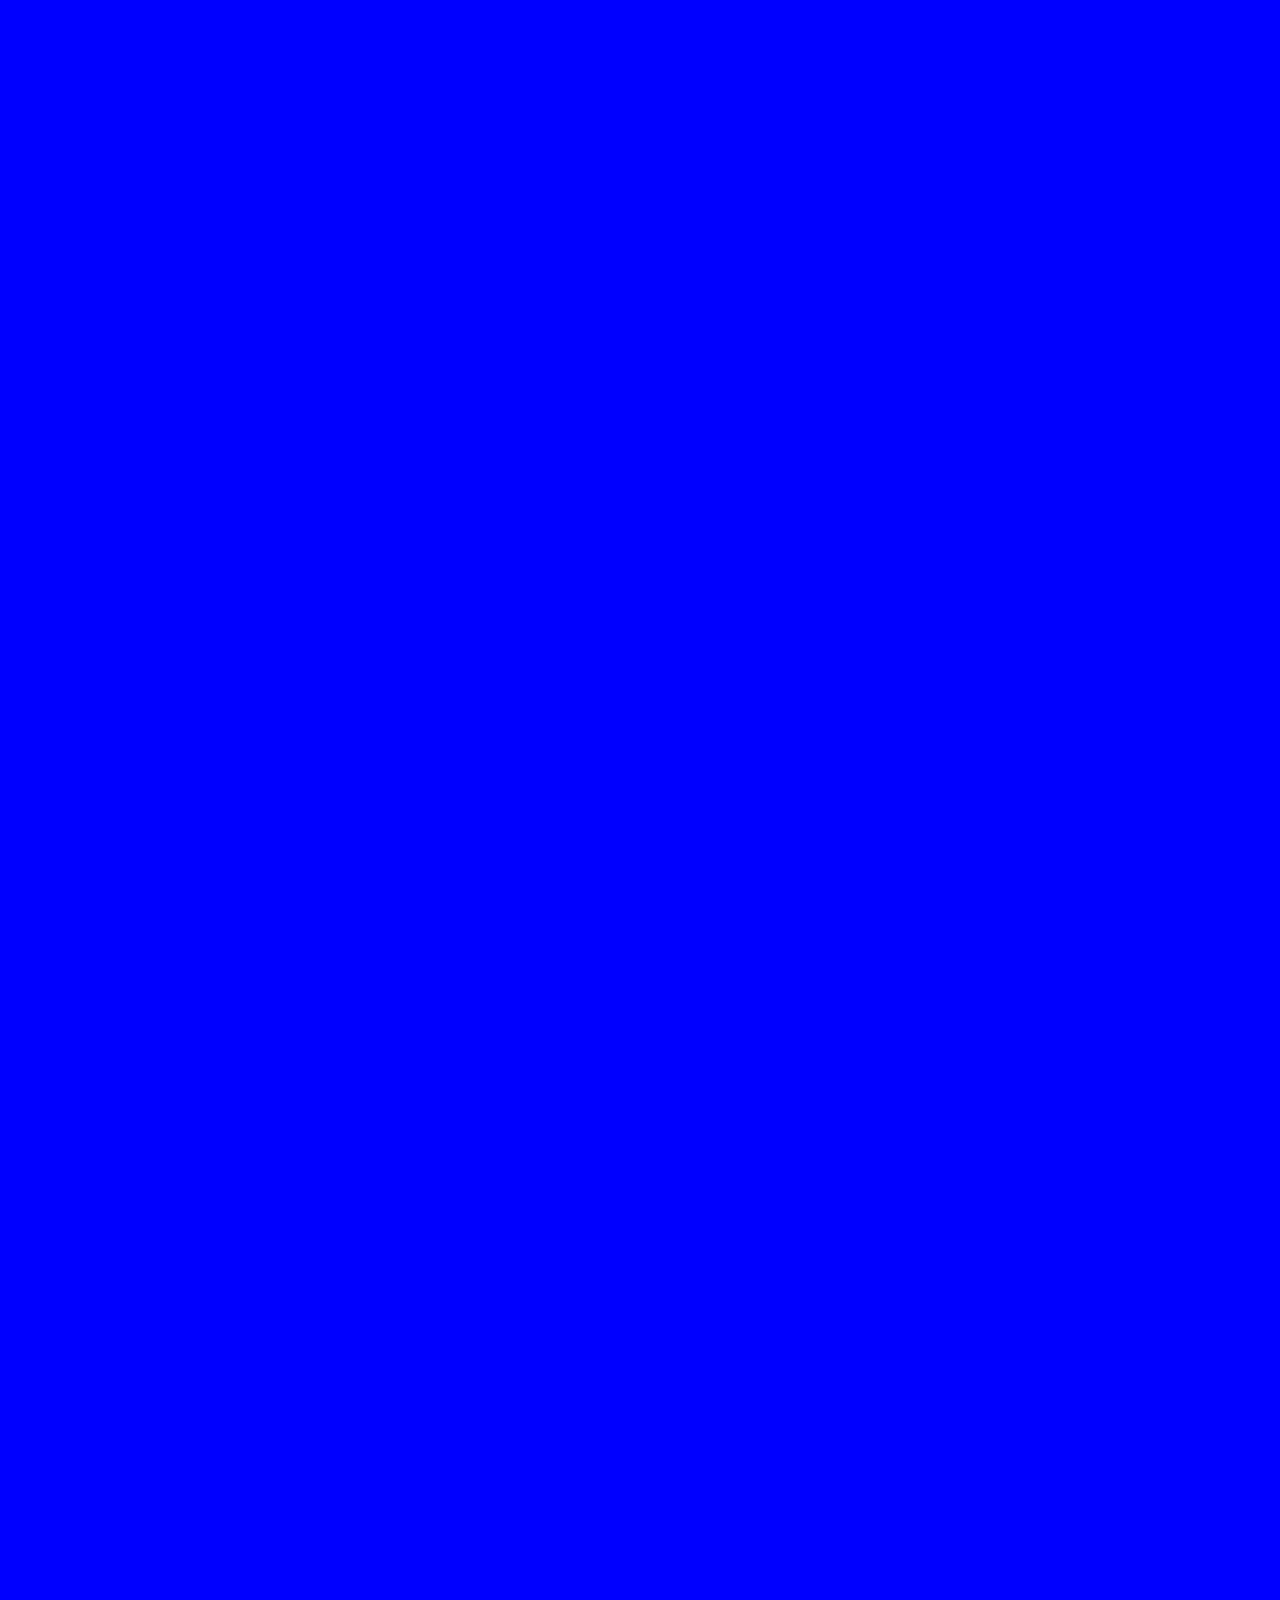
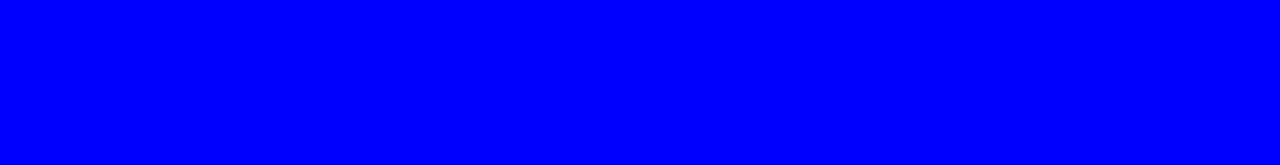
<file: pages/ekstra1.html>
<!DOCTYPE html>
<html lang="en">

<head>
    <meta charset="UTF-8">
    <meta name="viewport" content="width=device-width, initial-scale=1.0">
    <link rel="stylesheet" href="/main.css" />
    <title>Document</title>
</head>

<body>
    <div class="opening">
        <img src="/bilder/oslomet-logo-black.svg" alt="Oslomet-logo" class="oslometLogo" />
    </div>
    <header class="flex infoLinje">
        <div class="flex infobtns">
            <div class="linjeBtns">Ekstra1</div>
            <div class="linjeBtns linjeBtn2">Accessibility</div>
            <div class="linjeBtns">Topic</div>
        </div>
    </header>
    <main class=" main">
        <div class="letsgo">
            Letsgoo
        </div>
    </main>
</body>

</html>
</file>
<file: css/main.css>
:root {
    --isabelline: #edede9ff;
    --timberwolf: #d6ccc2ff;
    --main: #f5ebe0;
    --champagne-pink: #e3d5caff;
    --secondary: #d5bdafff;
    --text: #000;
    --footer: #FBF9F4;
    /* Farger fra vår valgte fargepalett, 
    som kan gjenbrukes av nåværende og fremtidige utviklere */
    --menu-open: url("../img/icons/menu-open.svg");
    --menu-open-white: url("../img/icons/menu-open-white.svg");
    /* Bilde/symbol til dropdown-meny */
}

body {
    margin: 0;
    background-color: var(--main);
    display: flex;
    flex-wrap: nowrap;
    flex-direction: column;
    /* Felles egenskaper til body */
}

main {
    margin: 0;
    /* Fjerner standard margin fra main */
}

p {
    font-size: 1.3rem;
    /* Setter font-size for alle p-elementer */
}

a {
    color: #000;
    text-decoration: none;
    /* Setter standard textfarge og fjerner underline fra alle linker */
}

/* Generelle klasser */
.flex {
    display: flex;
    /* Klasse for flex som brukes flere ganger i html-filene */
}

.center-flex {
    display: flex;
    justify-content: center;
    /* For å midtstille innhold */
}

.center-text {
    text-align: center;
    /* Midtstiller tekst */
}

.subheader {
    font-size: 2rem;
    /* Scaler headers som kaller på klassen */
}

.end-text {
    text-align: end;
    /* Høyrestiller tekst */
}

.flex-space-between {
    justify-content: space-between;
    /* For white-space mellom innhold */
}

.border-radius {
    border-radius: 7px;
    /* Brukes på "bokser" for å komplementere vårt design */
}

.box-shadow {
    box-shadow: rgba(0, 0, 0, 0.35) 5px 0px 15px;
    /* Skygge bak bilder for å gi en dybde i nettsida */
}

.border-right {
    border-right-width: 3px;
    border-right-style: solid;
    border-right-color: var(--text);
    /* Brukes for å sette streker i nettsida og dele opp */
}

.border-left {
    border-left-width: 3px;
    border-left-style: solid;
    border-left-color: var(--text);
    /* Brukes for å sette streker i nettsida og dele opp */
}

.info-container {
    margin-bottom: 5rem;
    /* Deler opp og gir space mellom innhold */
}

.text-justify {
    text-align: justify;
    /* Gir nettsiden en avis-aktig følelse når den leses */
}

/* Header */
nav a {
    font-size: 2rem;
    color: var(--text);
    font-family: 'Courier New', Courier, monospace;
    text-transform: uppercase;
    text-decoration: none;
    text-align: center;
    width: 25%;
    z-index: 1;
    border-radius: 7px;
    padding-top: .7rem;
    height: 3rem;
    transition: all 0.5s;
    /* Setter verdiene for linkene i navbaren for at knappene skal være lik for alle sidene 
    som default for vår side. */
}

nav > div {
    max-width: 1300px;
    margin: auto;
    /* Setter største mulige verdi for div-en som har linkene i nav-baren for at nav-baren skal være
    accessable på wide-screen displays */
}

nav .active {
    font-weight: 800;
    /* Styling av skrift for active side i nav-bar for lett å se hvilken side man er på */
}

header a:hover {
    font-weight: 700;
    color: var(--text);
    /* Styling av skrift ved "hover" i navigation bar, for tydelig å se at man kan klikke på linken */
}

/* Dropdown-menu */
#drp-menu-toggle {
    display: none;
    /* Ikonet er skjult når nav-baren vises */
}

/* Footer */
footer {
    background-color: var(--isabelline);
    padding-top: 2rem;
    padding-right: 3rem;
    padding-bottom: 2rem;
    padding-left: 3rem;
    border-top-color: #000;
    border-top-width: 3px;
    border-top-style: solid;
    /* Styling av footer */
}

.footer-logo {
    height: 160px;
    padding-top: 0;
    padding-right: 3rem;
    padding-bottom: 0;
    padding-left: 3rem;
    filter: drop-shadow(2px 2px 2px #000);
    /* Styling av footer-logo */
}

.footer-social-logo {
    height: 40px;
    width: 40px;
    margin-top: 0;
    margin-right: 1rem;
    margin-bottom: 0;
    margin-left: 1rem;
    /* Styling av ikoner i footer */
}

.footer-contact {
    margin-top: .5rem;
    /* Justere til margin for kontakt-oss tekst i footer */
}

.footer-adress {
    line-height: 2.6rem;
    margin: -0.09rem;
    /* Justere til margin og linje-høyde for adresse-tekst i footer */
}

.footer-container {
    width: 30%;
    /* Justere bredde i footer */
}

footer section div p {
    line-height: 2.4rem;
    /* Justere linje høyde for tekst i footer */
}

footer a {
    color: #000;
    transition: all;
    transition-duration: .25s;
    /* Justere farge og transition for lenker i footer */
}

footer a:hover {
    color: rgba(0, 0, 0, 0.35);
    transform: scale(1.2);
    /* Endrer farge ved "hover" over lenkene i footer */
}

footer a:active {
    transform: scale(1);
    /* Endrer utseende på aktiv lenke i footer */
}

/* index.html */
.opener {
    margin-top: 11vw;
    margin-right: 4rem;
    margin-bottom: 20vw;
    margin-left: 0;
    animation-name: opacity-none;
    animation-duration: .3s;
    animation-delay: 1.6s;
    animation-fill-mode: forwards;
    /* Styling av åpningsseksjonen, med en animasjon som fjerner alt av skrift etter 1.6 sekund */
}

.opener-background {
    opacity: 0;
    width: 100%;
    height: 54vw;
    position: absolute;
    top: 0;
    animation-name: opacity;
    animation-duration: 1s;
    animation-delay: 2.5s;
    animation-fill-mode: forwards;
    object-fit: cover;
    /* Styling av hovedbakgrunnen, med animasjon som gjør at den blir synlig etter 2.5s */
}

.opener-left {
    animation-name: slideDown;
    animation-duration: .9s;
    animation-delay: .6s;
    animation-iteration-count: 1;
    animation-fill-mode: forwards;
    font-size: 7vw;
    margin: 0;
    /* Styling av teskten "Oslo" i åpninsseksjonen, med animasjon om at den flytter seg nedover */
}

.opener-border {
    margin-top: 1rem;
    margin-right: 1.6rem;
    margin-bottom: 1rem;
    margin-left: 1.6rem;
    width: 3px;
    background-color: #000;
    /* Linjen som skiller "Oslo" fra resten av orda */
}

.opener-logo {
    position: absolute;
    left: 0;
    right: 0;
    margin: 0 auto;
    width: 32vw;
    opacity: 0;
    animation-name: opacity, dragUp;
    animation-duration: .8s, 1s;
    animation-delay: 2s, 2.5s;
    animation-fill-mode: forwards;
    /* Logoen på hjemmesiden, med animasjon som gjør at den blir synlig, og at den beveger seg oppover */
}

.opener1 {
    opacity: 0;
    animation-name: slideUp, opacity;
    animation-duration: .3s, .1s;
    animation-fill-mode: forwards;
    /* Styling av ordet "CITY" i åpningsseksjonen */
}

.opener2 {
    opacity: 0;
    animation-name: slideUp, opacity;
    animation-duration: .3s, .1s;
    animation-delay: .2s;
    animation-fill-mode: forwards;
    /* Styling av ordet "TAXI" i åpningsseksjonen */

}

.opener3 {
    opacity: 0;
    animation-name: slideUp, opacity;
    animation-duration: .3s, .1s;
    animation-delay: .4s;
    animation-fill-mode: forwards;
    /* Styling av ordet "MET" i åpningsseksjonen */

}

.opener-li {
    margin-top: 0;
    margin-right: 0;
    margin-bottom: 0;
    margin-left: -2rem;
    list-style-type: none;
    font-size: 7vw;
    /* Styling av listen med ordene "CITY", "TAXI og "MET" i åpningsseksjonen */
}

.index-main {
    margin-top: 2rem;
    margin-right: 10%;
    margin-bottom: 10%;
    margin-left: 10%;
    /* Legger på en margin som endres etter hvor stor skjermen er */
}

.index-h1 {
    width: 40rem;
    padding-top: 0;
    padding-right: 6rem;
    padding-bottom: 0;
    padding-left: 0;
    margin-right: 6rem;
    /* styling av h1-elementet i indexen */
}

.index-h2 {
    padding-left: 6rem;
    margin-left: 6rem;
    /* Styling av h2-elementet i indexen */
}

.info-container img {
    height: 20vw;
    /* Setter høyde på de tre bildene på rekke i indexen */
}

.info-left {
    flex-direction: row-reverse;
    /* Setter flex direction slik at det siste elementet kommer først i rekka */
}

.p-veibeskrivelse {
    padding: 0;
    padding-right: 1rem;
    padding-bottom: 0;
    padding-left: 1rem;
    margin-left: 1rem;
    margin-right: 1rem;
    /* Styling av ordet "BIL". Gjør slik at plasseringen blir som ønsket. */
}

.googlemaps {
    border: 0;
    width: 20vw;
    height: 20vw;
    /* Styling av iframene slik at de får ønsket størrelse og null border */
}

.mobile-logo {
    display: none;
    margin-top: 3rem;
    margin-right: auto;
    margin-bottom: 12rem;
    margin-left: auto;
    width: 8rem;
    /* Styling av mobillogoen som gjør at den får ønsket størrelse og plassering når skjermen blir mindre enn 850px */
}

.mobile-opener-background {
    display: none;
    position: absolute;
    z-index: -1;
    width: 100%;
    height: 19.5rem;
    object-fit: cover;
    border-bottom-color: #000;
    border-bottom-width: 3px;
    border-bottom-style: solid;
    /* Styler backgrunnen på indexen som vises når skjermen er mindre enn 850px */
}

/* canteen.html */
.opening {
    height: 20em;
    border-bottom-width: 5px;
    border-bottom-style: solid;
    border-bottom-color: #000;
    position: relative;
    justify-content: center;
    background-image: url("../img/canteen/kokk-høy-kvalitet.webp");
    background-size: cover;
    /* Legger til bildet og tittel i header for å gi et inntrykk av hva siden handler om. */
}

.opening > h1 {
    align-self: center;
    text-transform: uppercase;
    font-size: 5rem;
    /* Styler tittelen i header */
}

.opening > img {
    position: absolute;
    align-self: center;
    left: 10vw;
    height: 6rem;
    width: 6rem;
    /* Plasserer oslomet-logoen og setter størrelsen. Lik som på accessibility-sida. */
}

.main-container {
    margin-top: -20rem;
    display: grid;
    grid-template-columns: 1fr;
    grid-template-rows: 1fr calc(2fr - 20rem) 1fr;
    row-gap: 5rem;
    max-width: 1150px;
    align-self: center;
    /* Grid-container i main for å sette opp innholde over hverandre. Lager struktur på sida */
}

.article-container {
    display: grid;
    grid-template-columns: 1fr 10rem 1fr;
    row-gap: 10rem;
    justify-items: center;
    /* Ny grid-container som har tekst-innholdet til sida. */
}

.toppics {
    grid-column: 1 / 3;
    grid-row: 1;
    margin-top: 25rem;
    margin-bottom: 5rem;
    justify-content: center;
    /* Setter bildene øverst på sida for blikkfang */
}

.toppics > img {
    height: 20rem;
    border-radius: 10px;
    /* Skalerer bildene under klassen "toppics" */
}

.middle-img {
    margin-left: 2em;
    margin-right: 2em;
    /* Setter margin på bildet i midten for å gi litt space mellom bildene */
}

.line {
    justify-self: center;
    align-self: center;
    margin: auto;
    border-right-width: 3px;
    border-right-style: solid;
    border-right-color: #000;
    height: 100%;
    grid-column: 2;
    /* Linje som deler opp nettsiden på midten for å gjøre den mer leselig */
}

.box1 {
    grid-column: 1;
    grid-row: 1;
    max-width: 21rem;
    min-width: 15.5rem;
    justify-content: center;
    /* Plasering av innhold i article-container */
}

.box2 {
    grid-column: 3;
    max-width: 21rem;
    min-width: 15.5rem;
    /* Plasering av innhold i article-container */
}

.box3 {
    grid-column: 1;
    grid-row: 2;
    max-width: 21rem;
    min-width: 15.5rem;
    /* Plasering av innhold i article-container */
}

.box4 {
    grid-column: 3;
    grid-row: 2;
    /* Plasering av innhold i article-container */
}

.box2,
.box3 {
    flex-direction: column;
    align-self: center;
    /* Sentrerer innholdet i gridden for å følge designet til nettsiden. */
}

.box2 > h3,
.box3 > h3,
.box3 > p {
    text-align: center;
    /* Sentrer teksten i boksene */
}

.box2 > p {
    align-self: center;
    justify-self: center;
    text-align: justify;
    /* Senterer og gjør paragrafene lignende avisartikkel */
}

.crew {
    grid-column: 1 / 3;
    grid-row: 3;
    /* Container for bildene og teksten nederst i main */
}

.bottompics {
    grid-column: 1 / 3;
    grid-row: 4;
    margin-top: 3em;
    margin-bottom: 3em;
    /* Plasserer bildene nederst og gir space fra tittelen og footer */
}

.bottompics img {
    box-shadow: rgba(0, 0, 0, 0.35) 5px 0px 15px;
    height: 7rem;
    border-radius: 10px;
    /* Skalerer bildene under bottompics og gir skygge. */
}

.bottompics p {
    padding-left: 1em;
    /* Gjør at teksten holder seg litt unna bildet */
}

/* accessibility */
.access-header-background {
    height: 20em;
    border-bottom-width: 5px;
    border-bottom-style: solid;
    border-bottom-color: #000;
    background-image: url("../img/accessibility/world-wide-accessable.jpg");
    /* Bilde av nasa fra https: //unsplash.com/photos/photo-of-outer-space-Q1p7bh3SHj8 */
    background-size: cover;
    /* Legger til bildet og tittel i header for å gi et inntrykk av hva siden handler om. */
}

.access-logo {
    position: absolute;
    align-self: center;
    left: 10vw;
    height: 6rem;
    width: 6rem;
    /* Justerer posisjon og størrelse til oslo-met logo */
}

.access-header {
    justify-self: center;
    align-self: center;
    font-size: 5rem;
    padding-top: 6rem;
    padding-right: 0;
    padding-bottom: 6rem;
    padding-left: 0;
    margin-top: 0;
    margin-bottom: 0;
    color: #fff;
    text-transform: uppercase;
    /* justerer størrelse, posisjon og farge til header */
}

.access-subheader {
    margin-top: 0;
    /* subheader med 0 top-margin */
}

.access-info1 {
    height: 28rem;
    /* Gir info1 gitt høyde ift tekstmengde */
}

.access-info2 {
    height: 12rem;
    /* Gir info2 gitt høyde ift tekstmengde */
}

.access-info3 {
    height: 15rem;
    /* Gir info3 gitt høyde ift tekstmengde */
}

.access-box {
    width: 30rem;
    /* Gir artikkelboksene til "våre valg" gitt bredde */
}

.access-text {
    margin-bottom: 2rem;
    /* tilpasser marginen til teksten */
}

.access-border {
    border-right-style: solid;
    border-right-color: #000;
    border-right-width: 2px;
    margin-top: 0.3rem;
    margin-right: 2rem;
    margin-bottom: 1rem;
    margin-left: 2rem;
    /* Designer og justerer borderen til "våre valg" artikkelen */
}

.access-img {
    width: 15rem;
    height: 15rem;
    margin-right: 4rem;
    /* Justerer høyde og bredde til bilde for fargevalg og kontrast */
}

.access-box h5 {
    margin-top: 0;
    margin-bottom: 0;
    /* Justerer margin til boksene i acc-test */
}

.access-container {
    margin-bottom: 3rem;
    /* Justerer margin */
}

.access-mobile-box {
    display: none;
    margin: auto;
    /* ingen display og gir margin: auto til "våre valg" boksene */
}

/* Topical */
.header-topical {
    height: 26rem;
    /* Sette høyde for header i topical-siden */
}

.topical-body {
    background-image: url("../img/topical/joey-kyber-45FJgZMXCK8-unsplash-3.jpg");
    /* Bakgrunnsbilde hentet fra unsplash.com 
    https://unsplash.com/photos/timelapse-photo-of-highway-during-golden-hour-45FJgZMXCK8*/
    background-size: cover;
    background-position: center;
    background-repeat: no-repeat;
    overflow: hidden;
    /* Sette/style bakgrunnsbilde for siden */
}

.topical-body .border-radius {
    color: white;
    /* Styling av tekst i nav-bar */
}

.topical-body > main {
    margin: 0;
    margin-top: -26rem;
    overflow-y: scroll;
    scroll-snap-type: y mandatory;
    height: 100vh;
    /* Setter verdier for main i topical-siden */
}

.topical-body a {
    color: #fff;
    /* Styling av alle linker inne i main på topical-siden */
}

.topical-body a:hover {
    color: #7bafd6;
    /* Styling for "hovering" av linker inne i main topical-siden */
}

.topical-article > section {
    height: 100vh;
    padding: 2rem;
    display: flex;
    justify-content: center;
    align-items: center;
    scroll-snap-align: start;
    /* Setter verdier for sections. Plassering av tekstboks 
    Scroll-snap-align til start av hver section */
}

.topical-article h1 {
    font-size: 4rem;
    color: white;
    text-align: center;
    padding: 2rem;
    border-radius: 10px;
    background-color: #000008e6;
    /* Styling av h1 på topical-siden */
}

.topical-article p {
    display: auto;
    max-width: 90vh;
    font-size: 1.1rem;
    color: white;
    padding: 2rem;
    border-radius: 10px;
    background-color: #000008e6;
    /* Styling av p på topicalsiden */
}

#referanser h2 {
    margin: 0;
    padding-top: 1rem;
    padding-bottom: 1rem;
    text-align: left;
    font-size: 3vh;
    color: #fff;
    background-color: initial;
    /* Styling av h2 på topicalsiden, overskrift referanser */
}

#referanser > ol {
    background-color: #000008;
    border-radius: 10px;
    padding-left: 2rem;
    padding-bottom: 3vh;
    /* Styling av referanse-liste */
}

#referanser li {
    color: #fff;
    font-size: 2vh;
    padding: 0;
    /* Styling av tall i referanse-liste */
}

#referanser p {
    font-size: 1.8vh;
    background-color: initial;
    padding: 0;
    margin: 0;
    margin-right: 2vw;
    padding-bottom: 4vh;
    /* Styling av p i referanse-liste */
}

/* Animasjoner */
@keyframes opacity {
    from {
        opacity: 0;
    }

    to {
        opacity: 1;
    }

    /* Animasjon som går fra helt gjennomsiktig og til synlig */
}

@keyframes opacity-none {
    from {
        opacity: 1;
    }

    to {
        opacity: 0;
    }

    /* Animasjon som gjør at ting går fra synlig, til usynlig */
}

@keyframes slideUp {
    from {
        transform: translateY(200px);
    }

    to {
        transform: translateY(0);
    }

    /* Animasjon som fører ett objekt 200px oppover i Y-retning*/
}

@keyframes slideDown {
    0% {
        transform: translateY(0);
    }

    100% {
        transform: translateY(16vw);
    }

    /* Animasjon som fører ett objekt nedover 16vw i Y-retning */
}

@keyframes dragUp {
    from {
        transform: translateY(0);
    }

    to {
        transform: translateY(-8vw);
    }

    /* Animasjon som fører et objekt oppover 8vw i Y-retning*/
}

/* Media query som skalerer siden til tablet view */
@media (max-width: 1055px) {
    .opening > img {
        display: none;
        /* Fjerner bilde under .opening for skjermer under 1055px */
    }

    .middle-img {
        display: none;
        /* Fjerner bilde under .middle-img for skjermer under 1055px */
    }

    .line {
        display: none;
        /* Fjerner linje under .line for skjermer under 1055px */
    }

    .toppics {
        margin-left: 0;
        margin-right: 0;
        /* Fjerner margin for under .toppics for skjermer under 1055px */
    }

    .toppics > img {
        height: 20rem;
        border-radius: 10px;
        margin-left: 1em;
        margin-right: 1em;
        /* Fjerner høyde, border og margin for bilder 
        under .toppics for skjermer under 1055px */
    }

    .bottompics {
        flex-direction: column;
        /* Setter innholdet til kolonner under
        .bottomtoppics for skjermer under 1055px */
    }

    .bottompics > div {
        margin-bottom: 1em;
        justify-content: center;
        /* Justerer margin og sentrerer innhold
        under .toppics for skjermer under 1055px */
    }

    .access-logo {
        display: none;
        /* Skjuler logo under .access-logo for skjermer under 1055px */
    }
}

/* Media query som skalerer til mobile view */
@media (max-width: 900px) {
    main {
        margin-right: 2rem;
        margin-left: 2rem;
        /* Justere margin for skjermer under 850px */
    }

    /* HEADER */
    header {
        height: 20rem;
        /* Justere høyde til header for skjermer under 850px */
    }

    .drp-menu-toggle-container {
        display: flex;
        flex-direction: column;
        margin-left: 0;
        position: absolute;
        /* Strukturer linkene nedover i drop-down-menyens container */
    }

    .menu-icon {
        background-image: var(--menu-open);
        background-size: cover;
        height: 40px;
        width: 40px;
        cursor: pointer;
        transition: all .5s;
        /* Bytter ut "checkbox" ikonet med et bilde av en burgermeny,
            transition all for å få en smooth opplevelse */
    }

    .menu-icon:hover {
        height: 42px;
        width: 42px;
        /* Øker størrelen til menyen for å indikere at man kan klikke på menyen */
    }

    .menu > a {
        margin-left: 0.5em;
        overflow: hidden;
        font-size: smaller;
        background-color: var(--main);
        transition: none;
        /* Plasserer linkene i drop-down-menyen, overflow hidden for å skjule linkene når menyen er stengt */
    }

    #drp-menu-toggle ~ .menu a {
        height: 0px;
        width: 0px;
        /* Skjuler nav-baren før drop-menyen er aktiv */
    }

    #drp-menu-toggle:checked ~ .menu {
        flex-direction: column;
        position: absolute;
        justify-content: left;
        margin-top: 31px;
        margin-left: 40px;
        background-color: var(--main);
        border-width: 2px;
        border-style: solid;
        border-color: #000;
        border-radius: 10px;
        height: 7em;
        width: 7.5em;
        z-index: 1;
        /* Styler boksen som kommer opp når man klikker på burger-menyen */
    }

    #drp-menu-toggle:checked ~ .menu a {
        height: 1em;
        margin-left: 0.5em;
        font-size: smaller;
        padding-top: 0.7rem;
        padding-right: 8em;
        padding-left: .1em;
        transition: all .5s;
        z-index: 2;
        /* Setter verdier for linkene som dukker opp inni boksen som dukker opp fra menyen.*/
    }

    /* MAIN */
    .index-bilde-2,
    .index-opening,
    .mobile-cleanup {
        display: none;
        /* Skjuler .index-bilde-2, . index-opening og .mobile.cleanup for skjermer under 850px */
    }

    .index-h2 {
        margin: auto;
        /* Justerer margin for .index-h2 for skjermer under 850px */
    }

    .mobile-logo,
    .mobile-opener-background {
        display: block;
        /* Justere posisjon for .mobile-logo og
             .mobile-opener-background for skjermer under 850px */
    }

    .googlemaps {
        width: 10rem;
        height: 10rem;
        margin-top: 2rem;
        margin-right: auto;
        margin-bottom: 0rem;
        margin-left: auto;
        /* Setter størrelse og margin for 
            .googlemaps for skjermer under 850px */
    }

    .mobile-flex-col {
        flex-direction: column;
        /* Setter innholdet i .mobile-flex-col 
            til kolonne for skjermer under 850px */
    }

    .opening > h1 {
        text-align: center;
        /* Senterstille h1-tekst under .opening for skjermer under 850px */
    }

    .main-container {
        row-gap: 1rem;
        /* Justere avstand mellom rader for skjermer under 850px */
    }

    .article-container {
        display: flex;
        flex-direction: column;
        row-gap: 1rem;
        margin-top: 9rem;
        /* Endrer struktur fra grid til flex for skjermer under 850px,
            for å få innholdet i kolonne */
    }

    .box1 {
        align-self: center;
        /* Sentrerer .box1 for skjermer under 850px */
    }

    .box3 {
        margin-bottom: 5rem;
        /* Sette margin til .box3 for skjermer under 850px */
    }

    .box4 h2 {
        margin-top: 2rem;
        /* Sette margin til .box3 for skjermer under 850px */
    }

    .line {
        display: none;
        /* Sette margin til .box3 for skjermer under 850px */
    }

    .box2,
    .box3 {
        min-width: 15.313rem;
        /* Sette minimum bredde for .box2 og .box3 
            for skjermer under 850px */
    }

    .toppics > img:nth-child(1) {
        display: none;
        /* Fjerner sidens første bilde for skjermer under 850px */
    }

    .toppics > img:nth-child(3) {
        height: 15rem;
        margin-top: -2rem;
        position: absolute;
        /* Justerer størrelse og plassering for bilde nr. 3 
            for skjermer under 850px */
    }

    .access-header {
        font-size: 9vw;
        /* Style tekst-størrelse på tekst under
        .accessheader for skjermer under 850px */
    }

    .border-left {
        border: 0;
        /* Fjerner border-left for skjermer under 850px */
    }

    .border-right {
        border: 0;
        /* Fjerner border-left for skjermer under 850px */
    }

    .info-container img {
        margin-top: 0;
        margin-right: auto;
        margin-bottom: 2rem;
        margin-left: auto;
        height: 65vw;
        width: 50%;
        /* Justerer størrelse og plassering på bildene under  
        .info-container for skjermer under 850px */
    }

    .info-container {
        justify-content: center;
        /* Senterer innholdet i .infocontainer for skjermer under 850px */
    }

    .subheader {
        padding: 0;
        text-align: center;
        width: 100%;
        font-size: 1.6rem;
        /* Justererer plassering, tekststørrelse og størrelse for 
        .subheader for skjermer under 850px */
    }

    .access-big-box {
        display: none;
        /* Skjuler .access-big-box for skjermer under 850px */
    }

    .access-img {
        margin: auto;
        /* Justerer margin for .access-img for skjermer under 850px */
    }

    .access-container {
        flex-direction: column-reverse;
        width: 100%;
        /* Setter innholdet i .access-container 
        til kolonne og justerer bredden for skjermer under 850px */
    }

    .access-mobile-box {
        display: block;
        width: 100%;
        /* Justerer posisjon og bredde til .access-mobile-box 
        for skjermer under 850px */
    }

    .access-box {
        margin: auto;
        width: 100%;
        /* Justerer margin og bredde til .access-mobile-box 
        for skjermer under 850px */
    }

    .menu-icon-white {
        display: block;
        background-image: var(--menu-open-white);
        background-size: cover;
        position: absolute;
        left: 5px;
        top: 2px;
        height: 40px;
        width: 40px;
        cursor: pointer;
        transition: all .5s;
        /* Media-query for dropdown meny */
    }

    .topical-body #drp-menu-toggle:checked ~ .menu {
        background-color: #68d2f2;
        /* Styling av farge på tekst dropdown meny */
    }

    .topical-body #drp-menu-toggle:checked ~ .menu a {
        background-color: #68d2f2;
        /* Styling av farge på tekst dropdown meny */
    }

    /* FOOTER */
    footer > section {
        flex-direction: column;
        align-items: center;
        /* Justerer innholdet i footeren til kolonner 
            og sentrer for skjermer under 850px */
    }

    .footer-logo {
        height: 10rem;
        width: 10rem;
        margin-bottom: 40px;
        /* Justerer størrelse og margin på logo
            i footer for skjermer under 850px */
    }

    .footer-container {
        min-width: 15.131rem;
        /* Setter minumum bredde for footer */
    }

    .footer-container div {
        flex-direction: row;
        /* Strukturer innholdet i footeren i kolonne 
            for skjermer under 850px */
    }

    .end-text {
        text-align: center;
        /* sentrer tekst innenfor .end-text for skjermer under 850px */
    }
}

/* Media query for wide-screen */
@media (min-width: 1800px) {
    .topical-body .border-radius {
        background-color: #68d2f2;
        /* Styling av tekst i nav-bar ved skjermer over 1800px */
    }
}
</file>
<file: main.css>
:root {
    --main-yellow: rgb(248, 215, 72);
}

.flex {
    display: flex;
}

.grid {
    display: grid;
}

button {
    cursor: pointer;
}

body {
    margin: 0;
}


/* home.html */


header {
    background-color: var(--main-yellow);
    height: 92px;
    width: 100%;
}

.header-btns {
    padding-right: 7%;
    align-self: center;
}

.header-btn {
    border: none;
    background-color: var(--main-yellow);
    font-size: 1.3rem;
    margin-right: 3rem;
}



/* ekstra1.html */


.opening {
    background-color: rgb(8, 154, 211);
    width: 100%;
    height: 48rem;
    text-align: center;
    border-bottom: solid black 5px;
}

.oslometLogo {
    margin-top: 12rem;
    height: 350px;
}

.main {
    background-color: blue;
    height: 2500px;
}

.letsgo {

    color: white;
}

.infoLinje {
    align-self: center;
    position: -webkit-sticky;
    position: sticky;
    top: 0;
}

.infobtns {
    margin: auto;
}

.linjeBtns {
    align-self: center;
    font-size: 32px;
}

.linjeBtn2 {
    margin: 0 3rem 0 3rem;
}
</file>
